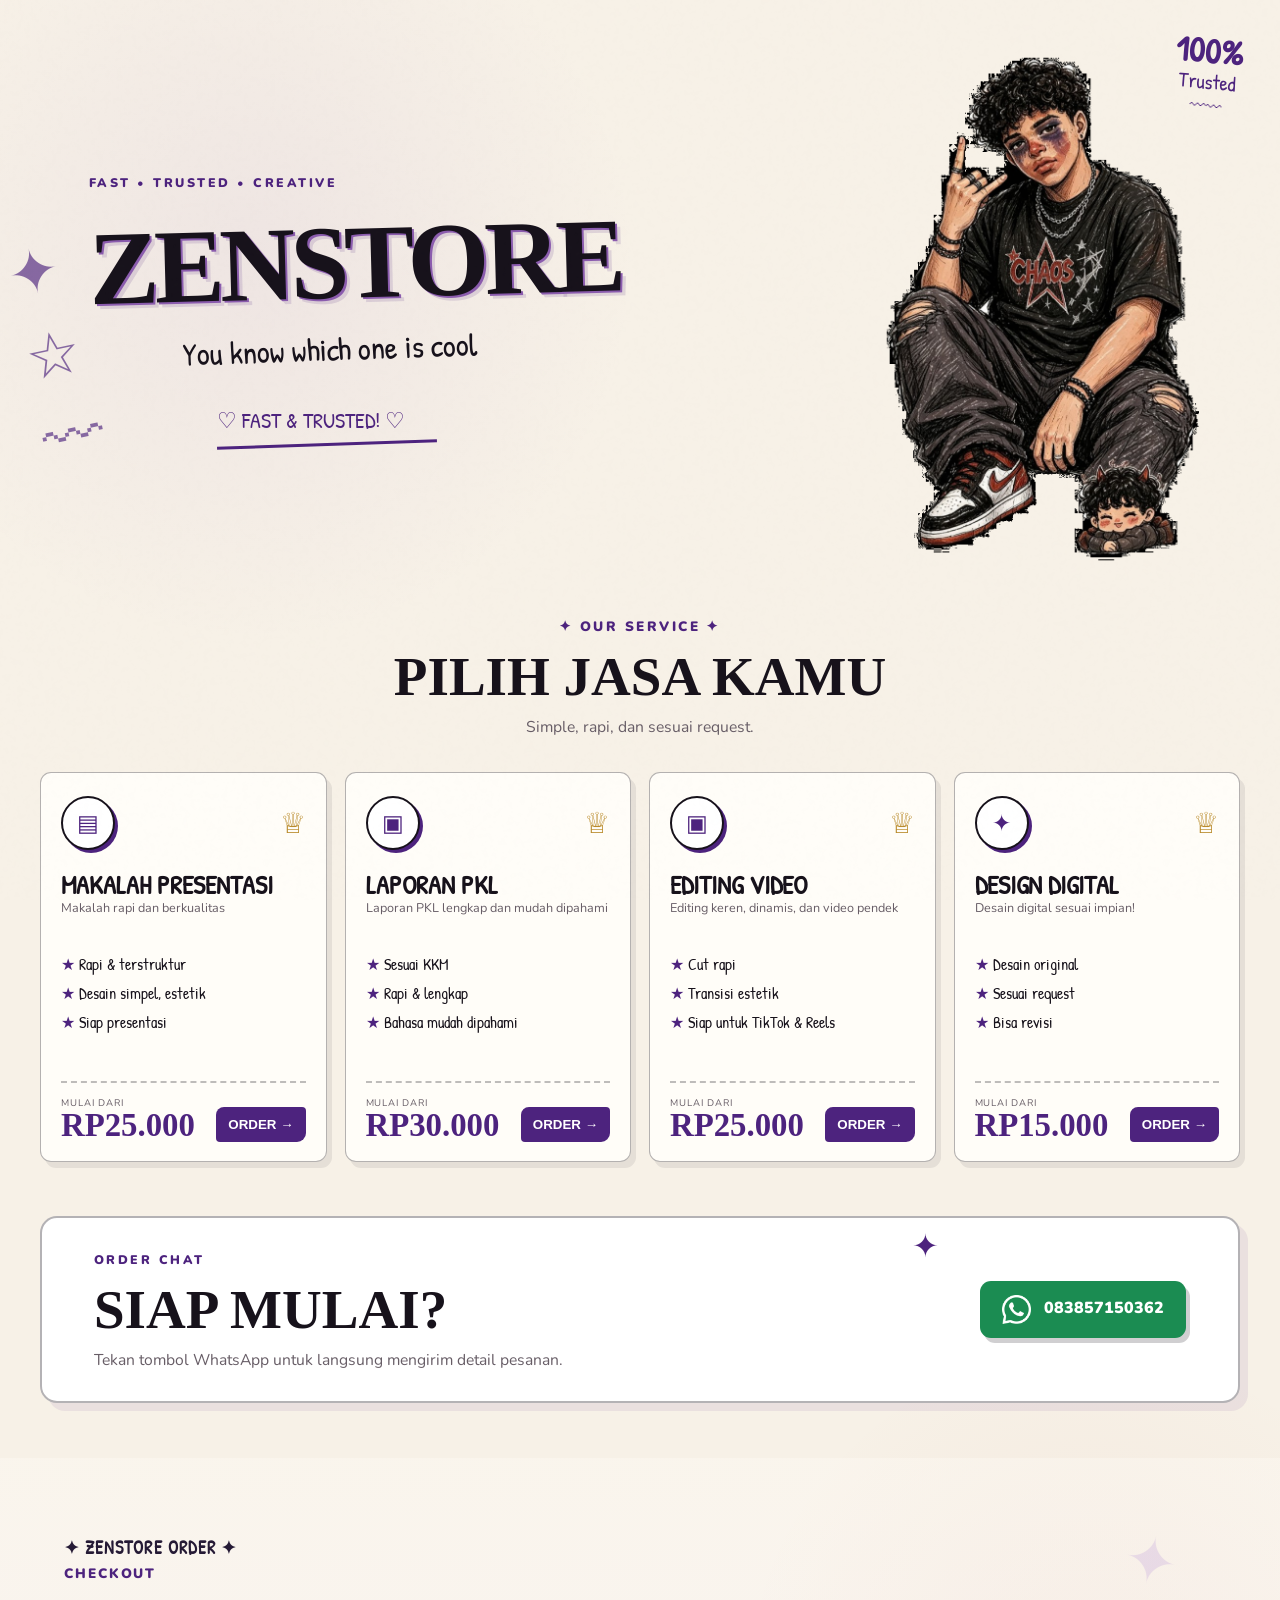
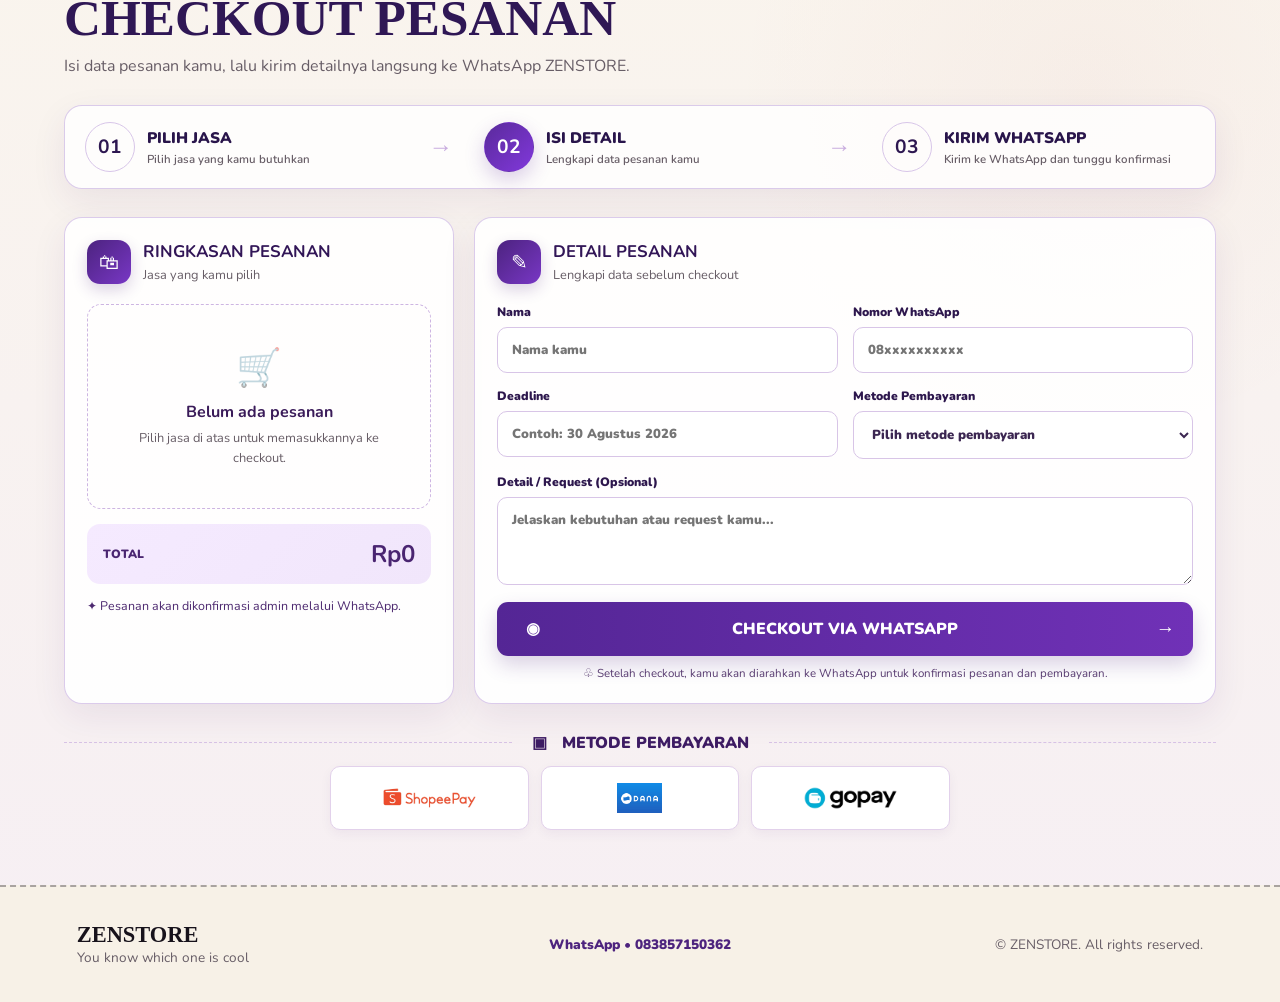
<file: index.html>
<!DOCTYPE html>
<html lang="id">
<head>
  <meta charset="UTF-8">
  <meta name="viewport" content="width=device-width, initial-scale=1.0">
  <meta name="description" content="ZENSTORE - Jasa Digital">
  <title>ZENSTORE — Jasa Digital</title>
  <link rel="stylesheet" href="style.css">
  <link rel="preconnect" href="https://fonts.googleapis.com">
  <link rel="preconnect" href="https://fonts.gstatic.com" crossorigin>
  <link href="https://fonts.googleapis.com/css2?family=Patrick+Hand&family=Permanent+Marker&family=Nunito:wght@400;600;700;800;900&display=swap" rel="stylesheet">

<style>
/* Compact payment logos */
.payment-logo-row{gap:12px;max-width:620px;margin:12px auto 0}
.payment-logo-card{height:64px;padding:6px 12px;border-radius:10px}
.payment-logo-card img{max-width:95px;max-height:30px;width:auto;height:auto;object-fit:contain}
@media(max-width:560px){.payment-logo-row{grid-template-columns:repeat(3,1fr);gap:8px}.payment-logo-card{height:56px;padding:5px}.payment-logo-card img{max-width:78px;max-height:25px}}
</style>
</head>
<body>
  <header class="hero">
    <div class="hero-doodles">✦<br>☆<br>〰</div>

    <div class="hero-copy">
      <span class="mini-label">FAST • TRUSTED • CREATIVE</span>
      <h1>ZENSTORE</h1>
      <p class="tagline">You know which one is cool</p>
      <div class="trust">♡ FAST &amp; TRUSTED! ♡<span></span></div>
    </div>

    <div class="trust-badge">
      <strong>100%</strong>
      <span>Trusted</span>
      <small>〰〰</small>
    </div>

    <div class="hero-art">
      <img src="referensi.png?v=2" alt="Ilustrasi ZENSTORE">
    </div>
  </header>

  <main>
    <section class="services-section" id="layanan">
      <div class="section-heading">
        <span>✦ OUR SERVICE ✦</span>
        <h2>PILIH JASA KAMU</h2>
        <p>Simple, rapi, dan sesuai request.</p>
      </div>

      <div class="services-grid">
        <article class="service-card">
          <div class="card-top"><div class="service-icon">▤</div><div class="crown">♕</div></div>
          <h3>MAKALAH PRESENTASI</h3>
          <p class="desc">Makalah rapi dan berkualitas</p>
          <ul>
            <li>★ Rapi &amp; terstruktur</li>
            <li>★ Desain simpel, estetik</li>
            <li>★ Siap presentasi</li>
          </ul>
          <div class="price-row">
            <div><small>MULAI DARI</small><strong>RP25.000</strong></div>
            <button class="order-btn" onclick="orderService('Makalah Presentasi','Rp25.000')">ORDER →</button>
          </div>
        </article>

        <article class="service-card">
          <div class="card-top"><div class="service-icon">▣</div><div class="crown">♕</div></div>
          <h3>LAPORAN PKL</h3>
          <p class="desc">Laporan PKL lengkap dan mudah dipahami</p>
          <ul>
            <li>★ Sesuai KKM</li>
            <li>★ Rapi &amp; lengkap</li>
            <li>★ Bahasa mudah dipahami</li>
          </ul>
          <div class="price-row">
            <div><small>MULAI DARI</small><strong>RP30.000</strong></div>
            <button class="order-btn" onclick="orderService('Laporan PKL','Rp30.000')">ORDER →</button>
          </div>
        </article>

        <article class="service-card">
          <div class="card-top"><div class="service-icon">▣</div><div class="crown">♕</div></div>
          <h3>EDITING VIDEO</h3>
          <p class="desc">Editing keren, dinamis, dan video pendek</p>
          <ul>
            <li>★ Cut rapi</li>
            <li>★ Transisi estetik</li>
            <li>★ Siap untuk TikTok &amp; Reels</li>
          </ul>
          <div class="price-row">
            <div><small>MULAI DARI</small><strong>RP25.000</strong></div>
            <button class="order-btn" onclick="orderService('Editing Video','Rp25.000')">ORDER →</button>
          </div>
        </article>

        <article class="service-card">
          <div class="card-top"><div class="service-icon">✦</div><div class="crown">♕</div></div>
          <h3>DESIGN DIGITAL</h3>
          <p class="desc">Desain digital sesuai impian!</p>
          <ul>
            <li>★ Desain original</li>
            <li>★ Sesuai request</li>
            <li>★ Bisa revisi</li>
          </ul>
          <div class="price-row">
            <div><small>MULAI DARI</small><strong>RP15.000</strong></div>
            <button class="order-btn" onclick="orderService('Design Digital','Rp15.000')">ORDER →</button>
          </div>
        </article>
      </div>
    </section>

    <section class="order-section" id="order">
      <div class="order-paper">
        <div class="scribble">✦</div>
        <div>
          <span class="eyebrow">ORDER CHAT</span>
          <h2>SIAP MULAI?</h2>
          <p>Tekan tombol WhatsApp untuk langsung mengirim detail pesanan.</p>
        </div>
        <a class="whatsapp-main" href="https://wa.me/6283857150362" target="_blank" rel="noopener">
          <span class="wa-icon"><img src="whatsapp.png?v=2" alt=""></span>
          083857150362
        </a>
      </div>
    </section>

    <section class="checkout-section" id="checkout">
      <div class="checkout-head">
        <div>
          <span class="checkout-kicker">✦ ZENSTORE ORDER ✦</span>
          <span class="checkout-label">CHECKOUT</span>
          <h2>CHECKOUT PESANAN</h2>
          <p>Isi data pesanan kamu, lalu kirim detailnya langsung ke WhatsApp ZENSTORE.</p>
        </div>
        <div class="checkout-steps" aria-label="Tahapan checkout">
          <div class="step active"><b>01</b><span>PILIH JASA<small>Pilih jasa yang kamu butuhkan</small></span></div>
          <i>→</i>
          <div class="step current"><b>02</b><span>ISI DETAIL<small>Lengkapi data pesanan kamu</small></span></div>
          <i>→</i>
          <div class="step"><b>03</b><span>KIRIM WHATSAPP<small>Kirim ke WhatsApp dan tunggu konfirmasi</small></span></div>
        </div>
      </div>

      <div class="checkout-layout">
        <aside class="order-summary">
          <div class="checkout-card-title"><span class="checkout-icon">🛍</span><div><h3>RINGKASAN PESANAN</h3><p>Jasa yang kamu pilih</p></div></div>
          <div class="cart-items" id="checkoutItems">
            <div class="empty-cart"><span>🛒</span><strong>Belum ada pesanan</strong><p>Pilih jasa di atas untuk memasukkannya ke checkout.</p></div>
          </div>
          <div class="checkout-total"><span>TOTAL</span><strong id="checkoutTotal">Rp0</strong></div>
          <div class="checkout-confirm">✦ Pesanan akan dikonfirmasi admin melalui WhatsApp.</div>
        </aside>

        <div class="checkout-form-card">
          <div class="checkout-card-title"><span class="checkout-icon">✎</span><div><h3>DETAIL PESANAN</h3><p>Lengkapi data sebelum checkout</p></div></div>
          <form id="checkoutForm">
            <div class="form-grid">
              <label>Nama<input id="customerName" type="text" placeholder="Nama kamu" required></label>
              <label>Nomor WhatsApp<input id="customerWhatsapp" type="tel" placeholder="08xxxxxxxxxx" required></label>
              <label>Deadline<input id="customerDeadline" type="text" placeholder="Contoh: 30 Agustus 2026" required></label>
              <label>Metode Pembayaran
                <select id="paymentMethod" required>
                  <option value="">Pilih metode pembayaran</option>
                  <option>ShopeePay</option>
                  <option>DANA</option>
                  <option>GoPay</option>
                </select>
              </label>
              <label class="full">Detail / Request (Opsional)<textarea id="customerDetail" rows="3" placeholder="Jelaskan kebutuhan atau request kamu..."></textarea></label>
            </div>
            <button class="checkout-submit" type="submit"><span>◉</span> CHECKOUT VIA WHATSAPP <b>→</b></button>
            <p class="checkout-note">♧ Setelah checkout, kamu akan diarahkan ke WhatsApp untuk konfirmasi pesanan dan pembayaran.</p>
          </form>
        </div>
      </div>

      <div class="checkout-payment">
        <div class="payment-divider"><span>▣ &nbsp; METODE PEMBAYARAN</span></div>
        <div class="payment-logo-row">
          <button type="button" class="payment-logo-card" data-method="ShopeePay"><img src="shopeepay.png" alt="ShopeePay"></button>
          <button type="button" class="payment-logo-card" data-method="DANA"><img src="dana.png" alt="DANA"></button>
          <button type="button" class="payment-logo-card" data-method="GoPay"><img src="gopay.png" alt="GoPay"></button>
        </div>
      </div>
    </section>
  </main>

  <footer>
    <div><strong>ZENSTORE</strong><span>You know which one is cool</span></div>
    <a href="https://wa.me/6283857150362" target="_blank" rel="noopener">WhatsApp • 083857150362</a>
    <p>© ZENSTORE. All rights reserved.</p>
  </footer>

  <div class="toast" id="toast"></div>

  <script>
    const waNumber = "6283857150362";

    let cart = JSON.parse(localStorage.getItem("zenstoreCart") || "[]");

    function parsePrice(price) {
      return Number(String(price).replace(/[^0-9]/g, "")) || 0;
    }

    function orderService(service, price) {
      const existing = cart.find(item => item.service === service);
      if (existing) existing.qty += 1;
      else cart.push({ service, price, amount: parsePrice(price), qty: 1 });
      saveCart();
      renderCart();
      document.getElementById("checkout").scrollIntoView({ behavior: "smooth", block: "start" });
      showToast(`${service} ditambahkan ke checkout.`);
    }

    function saveCart() {
      localStorage.setItem("zenstoreCart", JSON.stringify(cart));
    }

    function renderCart() {
      const box = document.getElementById("checkoutItems");
      const totalEl = document.getElementById("checkoutTotal");
      if (!box || !totalEl) return;
      if (!cart.length) {
        box.innerHTML = '<div class="empty-cart"><span>🛒</span><strong>Belum ada pesanan</strong><p>Pilih jasa di atas untuk memasukkannya ke checkout.</p></div>';
        totalEl.textContent = "Rp0";
        return;
      }
      let total = 0;
      box.innerHTML = cart.map((item, index) => {
        const subtotal = item.amount * item.qty;
        total += subtotal;
        return `<div class="cart-row">
          <div class="cart-info"><strong>${item.service}</strong><small>${item.price} / item</small></div>
          <div class="qty-controls"><button type="button" onclick="changeQty(${index}, -1)" aria-label="Kurangi">−</button><b>${item.qty}</b><button type="button" onclick="changeQty(${index}, 1)" aria-label="Tambah">+</button></div>
          <strong class="cart-subtotal">Rp${subtotal.toLocaleString('id-ID')}</strong>
          <button type="button" class="cart-remove" onclick="removeItem(${index})" aria-label="Hapus">×</button>
        </div>`;
      }).join("");
      totalEl.textContent = `Rp${total.toLocaleString("id-ID")}`;
    }

    function changeQty(index, delta) {
      cart[index].qty += delta;
      if (cart[index].qty <= 0) cart.splice(index, 1);
      saveCart();
      renderCart();
    }

    function removeItem(index) {
      cart.splice(index, 1);
      saveCart();
      renderCart();
    }

    document.getElementById("checkoutForm")?.addEventListener("submit", function (e) {
      e.preventDefault();
      if (!cart.length) { showToast("Pilih jasa terlebih dahulu."); return; }
      const name = document.getElementById("customerName").value.trim();
      const phone = document.getElementById("customerWhatsapp").value.trim();
      const deadline = document.getElementById("customerDeadline").value.trim();
      const method = document.getElementById("paymentMethod").value;
      const detail = document.getElementById("customerDetail").value.trim() || "-";
      const items = cart.map(item => `• ${item.service} x${item.qty} — Rp${(item.amount * item.qty).toLocaleString("id-ID")}`).join("\n");
      const total = cart.reduce((sum, item) => sum + item.amount * item.qty, 0);
      const text = `Halo ZENSTORE! Saya ingin checkout pesanan.\n\n*Pesanan:*\n${items}\n\n*Total:* Rp${total.toLocaleString("id-ID")}\n*Nama:* ${name}\n*WhatsApp:* ${phone}\n*Deadline:* ${deadline}\n*Pembayaran:* ${method}\n*Detail/Request:* ${detail}\n\nMohon konfirmasi pesanan dan pembayaran. Terima kasih!`;
      window.open(`https://wa.me/${waNumber}?text=${encodeURIComponent(text)}`, "_blank");
    });

    document.querySelectorAll(".payment-logo-card").forEach(card => {
      card.addEventListener("click", () => {
        document.getElementById("paymentMethod").value = card.dataset.method;
        document.getElementById("paymentMethod").scrollIntoView({ behavior: "smooth", block: "center" });
        showToast(`${card.dataset.method} dipilih.`);
      });
    });

    async function copyNumber(method) {
      const number = "083857150362";
      try {
        await navigator.clipboard.writeText(number);
        showToast(`${method}: nomor ${number} berhasil disalin!`);
      } catch {
        showToast(`Nomor ${method}: ${number}`);
      }
    }

    function showToast(text) {
      const toast = document.getElementById("toast");
      toast.textContent = text;
      toast.classList.add("show");
      setTimeout(() => toast.classList.remove("show"), 2600);
    }

    const observer = new IntersectionObserver(entries => {
      entries.forEach(entry => {
        if (entry.isIntersecting) entry.target.classList.add("visible");
      });
    }, { threshold: 0.08 });

    document.querySelectorAll(".service-card, .order-paper, .checkout-section, .checkout-card-title, .payment-logo-card").forEach(el => observer.observe(el));
    renderCart();
  </script>
</body>
</html>
</file>
<file: style.css>
*{box-sizing:border-box;margin:0;padding:0}
:root{--ink:#17121b;--purple:#4d237e;--cream:#f7f1e7;--paper:#fffdf8;--orange:#b7472d;--muted:#675d66;--border:rgba(23,18,27,.32)}
html{scroll-behavior:smooth}
body{font-family:"Nunito",Arial,sans-serif;color:var(--ink);background:radial-gradient(circle at 20% 10%,rgba(122,69,168,.07),transparent 24rem),radial-gradient(circle at 85% 65%,rgba(183,71,45,.06),transparent 22rem),var(--cream);overflow-x:hidden}
body:before{content:"";position:fixed;inset:0;pointer-events:none;opacity:.06;z-index:50;background-image:url("data:image/svg+xml,%3Csvg viewBox='0 0 160 160' xmlns='http://www.w3.org/2000/svg'%3E%3Cfilter id='n'%3E%3CfeTurbulence type='fractalNoise' baseFrequency='.85' numOctaves='3' stitchTiles='stitch'/%3E%3C/filter%3E%3Crect width='100%25' height='100%25' filter='url(%23n)' opacity='.16'/%3E%3C/svg%3E")}

.hero{width:min(1280px,100%);min-height:590px;margin:auto;padding:42px 34px 15px;position:relative;display:grid;grid-template-columns:minmax(0,1fr) 420px;align-items:center;gap:24px}
.hero-copy{position:relative;z-index:3;padding-left:55px}
.mini-label,.eyebrow{font-size:.78rem;letter-spacing:.2em;font-weight:900;color:var(--purple)}
.hero h1{font-family:"Permanent Marker",cursive;font-size:clamp(5rem,8.2vw,8.3rem);line-height:.8;letter-spacing:-.045em;margin:25px 0 20px;color:#17121b;text-shadow:2px 2px 0 #8b5cae,5px 5px 0 rgba(77,35,126,.14);transform:rotate(-1.5deg)}
.tagline{font-family:"Patrick Hand",cursive;font-size:clamp(1.5rem,2.5vw,2.2rem);margin-left:13%;transform:rotate(-2deg)}
.trust{margin:40px 0 0 18%;font-family:"Patrick Hand",cursive;font-size:1.35rem;color:var(--purple)}
.trust span{display:block;width:220px;height:3px;margin-top:8px;background:var(--purple);transform:rotate(-2deg)}
.trust-badge{position:absolute;right:38px;top:35px;z-index:4;font-family:"Patrick Hand",cursive;color:var(--purple);transform:rotate(5deg);display:flex;flex-direction:column;align-items:center}
.trust-badge strong{font-size:2.2rem;line-height:.9}.trust-badge span{font-size:1.3rem}.trust-badge small{font-size:1rem}
.hero-art{position:relative;width:100%;height:530px;display:flex;justify-content:center;align-items:center;z-index:2}
.hero-art img{display:block;width:100%;height:100%;object-fit:contain;object-position:center;background:transparent}
.hero-doodles{position:absolute;left:2%;bottom:18%;font-size:3.8rem;line-height:1.4;color:var(--purple);opacity:.65;transform:rotate(-12deg);z-index:1}

main{width:min(1280px,100%);margin:auto}
.services-section,.order-section{width:calc(100% - 68px);max-width:1200px;margin:0 auto}
.services-section{padding:25px 0 52px}
.section-heading{text-align:center;margin-bottom:34px}
.section-heading span{color:var(--purple);font-size:.85rem;font-weight:900;letter-spacing:.18em}
.section-heading h2,.payment-header h2,.order-paper h2{font-family:"Permanent Marker",cursive;font-size:clamp(2.2rem,4.3vw,3.7rem);margin:8px 0}
.section-heading p,.payment-header p,.order-paper p{color:var(--muted);font-size:.98rem}

.services-grid{display:grid;grid-template-columns:repeat(4,minmax(0,1fr));gap:18px;width:100%;align-items:stretch}
.service-card{background:rgba(255,253,248,.97);border:1.8px solid var(--border);border-radius:11px;padding:23px 20px 19px;min-width:0;height:390px;width:100%;display:flex;flex-direction:column;position:relative;box-shadow:5px 6px 0 rgba(23,18,27,.08);transform:translateY(18px);opacity:0;transition:.55s ease}
.service-card.visible{opacity:1;transform:translateY(0)}
.service-card:hover{transform:translateY(-6px);box-shadow:8px 10px 0 rgba(77,35,126,.14)}
.card-top{display:flex;justify-content:space-between;align-items:center}
.service-icon{width:54px;height:54px;display:grid;place-items:center;border:2px solid var(--ink);border-radius:50%;font-size:1.45rem;color:var(--purple);background:#fff;box-shadow:3px 3px 0 var(--purple)}
.crown{color:#b98a29;font-size:1.8rem}
.service-card h3{font-family:"Patrick Hand",cursive;font-size:1.65rem;margin:21px 0 2px;line-height:1}
.desc{color:var(--muted);font-size:.79rem;min-height:40px}
.service-card ul{list-style:none;margin:14px 0;display:grid;gap:7px;font-family:"Patrick Hand",cursive;font-size:1rem}
.service-card li{white-space:nowrap}.service-card li::first-letter{color:var(--purple)}
.price-row{margin-top:auto;border-top:2px dashed rgba(23,18,27,.28);padding-top:13px;display:flex;justify-content:space-between;align-items:end;gap:7px}
.price-row small{display:block;font-size:.6rem;letter-spacing:.1em;color:var(--muted)}
.price-row strong{font-family:"Permanent Marker",cursive;color:var(--purple);font-size:2.05rem;line-height:1}
.order-btn{border:0;background:var(--purple);color:#fff;padding:10px 12px;border-radius:8px 4px 9px 4px;font-weight:900;cursor:pointer;white-space:nowrap}
.order-btn:hover{background:var(--orange);transform:translateY(-2px)}

.order-section{padding:2px 0 55px}
.order-paper{background:#fff;border:2px solid var(--border);padding:30px 52px;width:100%;display:flex;align-items:center;justify-content:space-between;gap:30px;position:relative;border-radius:17px;box-shadow:8px 8px 0 rgba(77,35,126,.08);transform:translateY(18px);opacity:0;transition:.6s ease}
.order-paper.visible{opacity:1;transform:translateY(0)}
.scribble{position:absolute;right:25%;top:7px;font-size:2rem;color:var(--purple)}
.whatsapp-main{text-decoration:none;background:#1b8c52;color:#fff;padding:14px 22px;border-radius:11px;font-weight:900;font-size:1rem;box-shadow:4px 5px 0 rgba(23,18,27,.2);white-space:nowrap}
.wa-icon{display:inline-flex;align-items:center;justify-content:center;width:29px;height:29px;margin-right:8px;vertical-align:middle}.wa-icon img{width:29px;height:29px;object-fit:contain;display:block}

.payment-section{padding:8px 34px 80px;text-align:center}
.payment-header{margin-bottom:28px}
.payment-grid{max-width:1000px;margin:auto;display:grid;grid-template-columns:repeat(3,1fr);gap:18px}
.payment-card{appearance:none;border:2px solid var(--border);background:rgba(255,253,248,.95);border-radius:14px;padding:22px 15px;cursor:pointer;display:flex;align-items:center;flex-direction:column;gap:5px;transition:.25s}
.payment-card:hover{transform:translateY(-5px);box-shadow:5px 6px 0 rgba(77,35,126,.14)}
.payment-logo{width:92px;height:92px;border-radius:20px;display:grid;place-items:center;overflow:hidden;margin-bottom:8px;border:2px solid rgba(23,18,27,.25);background:#fff;box-shadow:3px 4px 0 rgba(77,35,126,.1)}
.payment-logo img{width:100%;height:100%;display:block;object-fit:contain;padding:5px}
.payment-card strong{font-size:1.05rem}.payment-card span{font-family:"Patrick Hand",cursive;font-size:1.25rem}.payment-card small{color:var(--muted);font-size:.72rem}
.payment-note{margin-top:23px;color:var(--purple);font-family:"Patrick Hand",cursive;font-size:1.15rem}

footer{padding:35px 6vw;border-top:2px dashed rgba(23,18,27,.35);display:grid;grid-template-columns:1fr auto 1fr;align-items:center;gap:20px;font-size:.85rem}
footer strong{font-family:"Permanent Marker",cursive;font-size:1.4rem}footer span{display:block;color:var(--muted)}footer a{color:var(--purple);font-weight:900;text-decoration:none}footer p{text-align:right;color:var(--muted)}
.toast{position:fixed;left:50%;bottom:25px;transform:translate(-50%,80px);background:var(--ink);color:#fff;padding:13px 18px;border-radius:10px;z-index:100;opacity:0;transition:.3s;font-weight:800;box-shadow:0 7px 25px rgba(0,0,0,.18)}.toast.show{opacity:1;transform:translate(-50%,0)}

@media(max-width:1050px){
  .hero{grid-template-columns:minmax(0,1fr) 340px;padding-left:25px;padding-right:25px}
  .hero-copy{padding-left:30px}.hero-art{height:470px}
  .hero h1{font-size:clamp(4.4rem,9vw,7rem)}
  .services-grid{grid-template-columns:repeat(2,1fr)}
}
@media(max-width:760px){
  .hero{grid-template-columns:1fr;min-height:auto;padding:70px 20px 10px;text-align:center}
  .hero-copy{padding-left:0}.hero h1{font-size:clamp(4.2rem,18vw,6.5rem)}
  .tagline{margin-left:0}.trust{margin:30px auto 12px}.trust span{margin-left:auto;margin-right:auto}
  .trust-badge{top:12px;right:8%}.hero-doodles{display:none}
  .hero-art{height:auto;width:min(390px,90vw);justify-self:center}
  .hero-art img{width:100%;height:auto;max-height:none}
  .services-section,.order-section{width:calc(100% - 30px)}
  .services-grid{grid-template-columns:1fr}.service-card{height:auto;min-height:375px}
  .order-paper{flex-direction:column;text-align:center;padding:28px 22px}.scribble{right:8%}
  .payment-section{padding-left:20px;padding-right:20px}.payment-grid{grid-template-columns:1fr}
  footer{grid-template-columns:1fr;text-align:center}footer p{text-align:center}
}
@media(max-width:430px){.hero h1{font-size:3.9rem}.price-row strong{font-size:1.85rem}.service-card{min-height:365px}}

/* ===== CHECKOUT SECTION ===== */
.checkout-section{position:relative;padding:78px 5vw 0;background:linear-gradient(180deg,rgba(255,252,247,.35),rgba(246,238,255,.5));overflow:hidden}
.checkout-section:before{content:"✦";position:absolute;right:8%;top:60px;color:#7b3dcc;font-size:4rem;opacity:.12;transform:rotate(12deg)}
.checkout-head{max-width:1200px;margin:0 auto 28px}
.checkout-kicker,.checkout-label{display:block;font-weight:900;letter-spacing:.14em;color:var(--purple)}
.checkout-kicker{font-family:"Patrick Hand",cursive;font-size:1.1rem;letter-spacing:.06em;color:#251a35}
.checkout-label{margin-top:5px;font-size:.85rem}
.checkout-head h2{font-family:"Permanent Marker",cursive;color:#2f1755;font-size:clamp(2rem,4vw,3.35rem);margin:5px 0 8px}
.checkout-head>div:first-child>p{margin:0;color:var(--muted);font-size:1rem}
.checkout-steps{margin-top:28px;border:1.5px solid rgba(112,54,179,.25);border-radius:18px;background:rgba(255,255,255,.8);padding:16px 20px;display:grid;grid-template-columns:1fr 70px 1fr 70px 1fr;align-items:center;gap:8px;box-shadow:0 12px 35px rgba(64,28,102,.08)}
.step{display:flex;align-items:center;gap:12px;min-width:0}.step>b{width:50px;height:50px;border:1.5px solid #d8c6e9;border-radius:50%;display:grid;place-items:center;font-size:1.2rem;color:#2d1751;flex:0 0 auto}.step.current>b{background:linear-gradient(135deg,#5a2a9b,#8138db);color:#fff;border-color:transparent;box-shadow:0 8px 20px rgba(92,43,157,.22)}.step span{font-weight:900;color:#29154b;font-size:.96rem}.step small{display:block;font-weight:600;color:var(--muted);font-size:.72rem;margin-top:3px}.checkout-steps i{text-align:center;color:#c9addf;font-size:1.5rem;font-style:normal}
.checkout-layout{max-width:1200px;margin:0 auto;display:grid;grid-template-columns:390px 1fr;gap:20px;align-items:stretch}
.order-summary,.checkout-form-card{background:rgba(255,255,255,.88);border:1.5px solid rgba(112,54,179,.25);border-radius:18px;padding:22px;box-shadow:0 12px 35px rgba(64,28,102,.08)}
.checkout-card-title{display:flex;align-items:center;gap:12px;margin-bottom:20px}.checkout-icon{width:44px;height:44px;border-radius:13px;background:linear-gradient(135deg,#4c237f,#7837c5);color:#fff;display:grid;place-items:center;font-size:1.25rem;box-shadow:0 6px 15px rgba(76,35,127,.2)}.checkout-card-title h3{margin:0;color:#321657;font-size:1.05rem}.checkout-card-title p{margin:3px 0 0;color:var(--muted);font-size:.8rem}
.cart-items{min-height:205px;border:1.5px dashed #cdb5e2;border-radius:14px;padding:13px}.empty-cart{min-height:175px;display:flex;flex-direction:column;align-items:center;justify-content:center;text-align:center;color:var(--muted);padding:10px}.empty-cart span{font-size:2.3rem;opacity:.5;margin-bottom:8px}.empty-cart strong{color:#3a1b59;font-size:1rem}.empty-cart p{max-width:250px;margin:6px 0 0;font-size:.8rem;line-height:1.5}
.cart-row{display:grid;grid-template-columns:1fr auto auto auto;align-items:center;gap:9px;padding:12px 4px;border-bottom:1px solid #eee5f5}.cart-row:last-child{border-bottom:0}.cart-info strong{display:block;font-size:.84rem;color:#321657}.cart-info small{display:block;color:var(--muted);font-size:.7rem;margin-top:2px}.qty-controls{display:flex;align-items:center;gap:6px}.qty-controls button{width:26px;height:26px;border:1px solid #d8c5e8;border-radius:7px;background:#fff;color:#4e2381;cursor:pointer;font-weight:900}.qty-controls b{min-width:16px;text-align:center;font-size:.8rem}.cart-subtotal{font-size:.78rem;color:#3e1d63;white-space:nowrap}.cart-remove{border:0;background:none;color:#9b6db7;font-size:1.2rem;cursor:pointer}.checkout-total{margin-top:15px;background:linear-gradient(135deg,#f5eaff,#f1e6fb);border-radius:13px;padding:14px 16px;display:flex;align-items:center;justify-content:space-between}.checkout-total span{font-size:.75rem;font-weight:900;color:#4a2571}.checkout-total strong{font-size:1.5rem;color:#4a2571}.checkout-confirm{font-size:.78rem;color:#4c286f;margin-top:13px}
.form-grid{display:grid;grid-template-columns:1fr 1fr;gap:15px}.form-grid label{font-size:.76rem;font-weight:900;color:#2d174d}.form-grid label.full{grid-column:1/-1}.form-grid input,.form-grid select,.form-grid textarea{display:block;width:100%;box-sizing:border-box;margin-top:7px;border:1.5px solid #d8c5e7;border-radius:10px;background:#fff;padding:13px 14px;font:inherit;font-size:.82rem;color:#3c2752;outline:none;transition:.2s}.form-grid input:focus,.form-grid select:focus,.form-grid textarea:focus{border-color:#7036b3;box-shadow:0 0 0 3px rgba(112,54,179,.08)}.form-grid textarea{resize:vertical;min-height:88px}.checkout-submit{width:100%;margin-top:17px;border:0;border-radius:11px;padding:14px 18px;background:linear-gradient(90deg,#542695,#7031b7);color:#fff;font:900 1rem "Nunito",sans-serif;cursor:pointer;display:grid;grid-template-columns:35px 1fr 35px;align-items:center;box-shadow:0 9px 20px rgba(76,35,127,.2);transition:.2s}.checkout-submit:hover{transform:translateY(-2px)}.checkout-submit b{text-align:right;font-size:1.2rem}.checkout-note{text-align:center;margin:9px 0 0;color:#583b70;font-size:.72rem}
.checkout-payment{max-width:1200px;margin:28px auto 0;padding:0 0 55px}.payment-divider{display:flex;align-items:center;gap:20px;color:#3d1b63;font-weight:900}.payment-divider:before,.payment-divider:after{content:"";height:1px;border-top:1px dashed #d7c2e5;flex:1}.payment-logo-row{display:grid;grid-template-columns:repeat(3,1fr);gap:22px;max-width:840px;margin:14px auto 0}.payment-logo-card{height:92px;border:1.5px solid #e2d1eb;background:#fff;border-radius:11px;padding:13px 24px;display:grid;place-items:center;cursor:pointer;transition:.2s;box-shadow:0 4px 12px rgba(64,28,102,.05)}.payment-logo-card:hover{transform:translateY(-3px);box-shadow:0 9px 20px rgba(64,28,102,.1);border-color:#bb94d7}.payment-logo-card img{width:100%;height:100%;object-fit:contain;display:block}
@media(max-width:900px){.checkout-layout{grid-template-columns:1fr}.checkout-steps{grid-template-columns:1fr;gap:12px}.checkout-steps i{display:none}.step{padding:5px 0}.payment-logo-row{grid-template-columns:1fr 1fr}.checkout-section{padding-left:20px;padding-right:20px}}
@media(max-width:560px){.form-grid{grid-template-columns:1fr}.form-grid label.full{grid-column:auto}.payment-logo-row{grid-template-columns:1fr}.cart-row{grid-template-columns:1fr auto}.cart-subtotal{grid-column:1/2}.cart-remove{grid-column:2;grid-row:1}.checkout-submit{font-size:.82rem}.checkout-head h2{font-size:2.15rem}}
</file>
